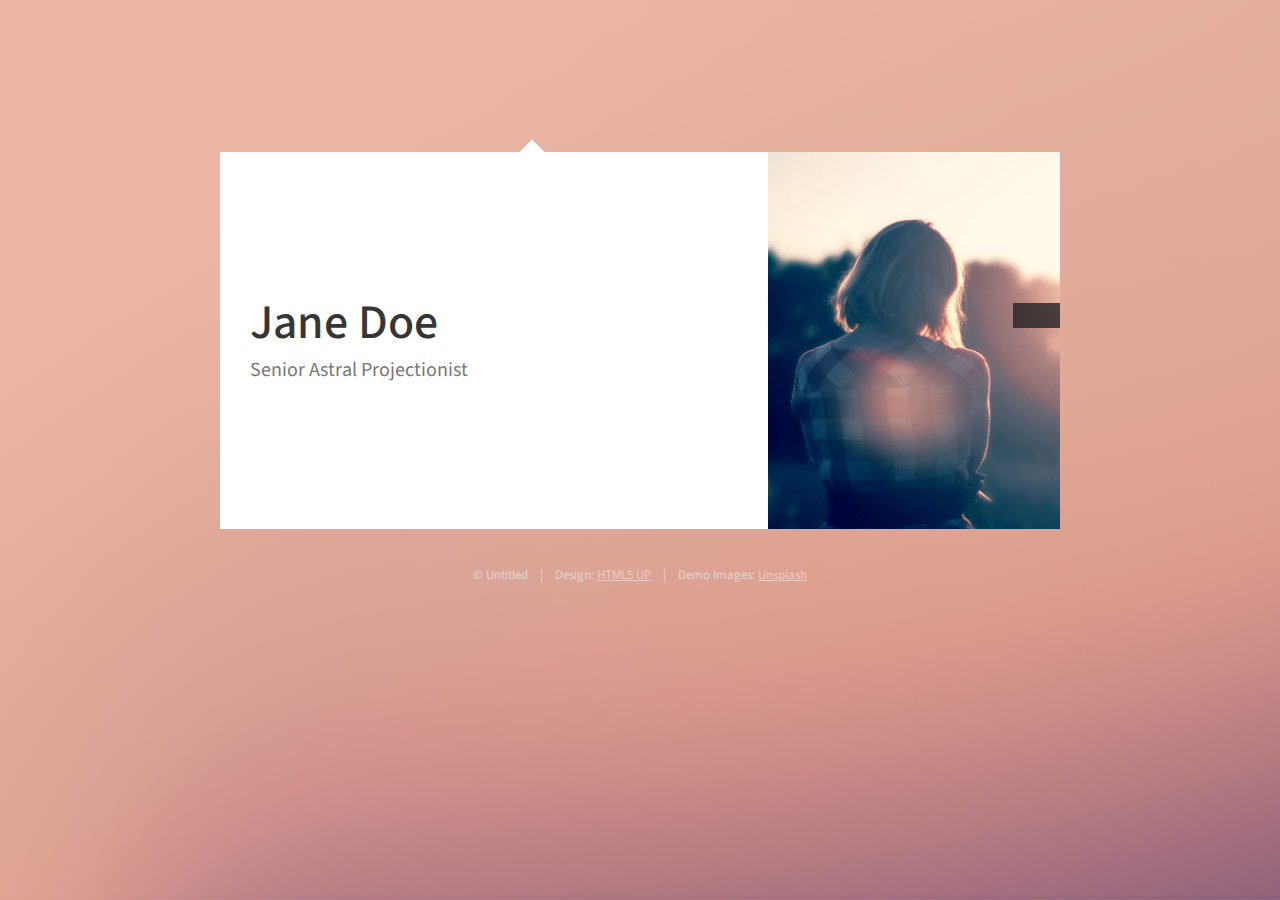
<file: index.html>
<!DOCTYPE html>
<html lang="en">
<head>
    <meta charset="UTF-8" />
    <meta http-equiv="X-UA-Compatible" content="IE=edge" />
    <meta name="viewport" content="width=device-width, initial-scale=1.0" />
    <title>Astral Portfolio @ codedamn Project</title>
    <link rel="stylesheet" href="style2.css" />
    <link rel="stylesheet" href="https://use.fontawesome.com/releases/v5.15.3/css/all.css" integrity="sha384-SZXxX4whJ79/gErwcOYf+zWLeJdY/qpuqC4cAa9rOGUstPomtqpuNWT9wdPEn2fk" crossorigin="anonymous">
</head>
<body>
    <nav class="navbar">
        <a id="home-btn" href="#" class="active"><i class="fas fa-home"></i></a>
        <a id="work-btn" href="#"><i class="fas fa-folder"></i></a>
        <a id="contact-btn" href="#"><i class="fas fa-envelope"></i></a>
        <a href="#"><i class="fab fa-twitter"></i></a>
    </nav>

    <main>

        <!-- Home Tab -->
        <section id="home-tab" class="active">
            <div class="card home-grid">
                <div class="card-body">
                    <h1>Jane Doe</h1>
                    <p>
                        Senior Astral Projectionist
                    </p>
                </div>
                <div class="card-bottom">
                    <img src="assets/images/me.jpg" alt="" class="card-img">
                    <button class="btn btn-left"><i class="fas fa-chevron-right"></i></button>
                </div>
            </div>
        </section>

        <!-- Work Tab -->
        <section id="work-tab">
            <div class="card">
                <div class="card-body">
                    <h2>Work</h2>
                    <p>
                        Phasellus enim sapien, blandit ullamcorper elementum eu, condimentum eu elit. Vestibulum ante ipsum primis in faucibus orci luctus et ultrices posuere cubilia luctus elit eget interdum.
                    </p>
                    <div class="img-grid">
                        <div>
                            <img src="assets/images/pic01.jpg" alt="">
                        </div>
                        <div>
                            <img src="assets/images/pic02.jpg" alt="">
                        </div>
                        <div>
                            <img src="assets/images/pic03.jpg" alt="">
                        </div>
                        <div>
                            <img src="assets/images/pic04.jpg" alt="">
                        </div>
                        <div>
                            <img src="assets/images/pic05.jpg" alt="">
                        </div>
                        <div>
                            <img src="assets/images/pic06.jpg" alt="">
                        </div>
                        <div>
                            <img src="assets/images/pic07.jpg" alt="">
                        </div>
                        <div>
                            <img src="assets/images/pic08.jpg" alt="">
                        </div>
                        <div>
                            <img src="assets/images/pic09.jpg" alt="">
                        </div>
                        <div>
                            <img src="assets/images/pic10.jpg" alt="">
                        </div>
                        <div>
                            <img src="assets/images/pic11.jpg" alt="">
                        </div>
                        <div>
                            <img src="assets/images/pic12.jpg" alt="">
                        </div>
                    </div>
                </div>
            </div>
        </section>

        <!-- Contact Tab -->
        <section id="contact-tab">
            
            <div class="card">
                
                <div class="card-body">
                    <h2>
                        Contact Me
                    </h2>
                    <div class="input-grid">
                        <input type="text" class="form-control" placeholder="Name" id="name">
                        <input type="email" class="form-control" placeholder="Email" id="email">
                    </div>
                    <input type="text" placeholder="Subject" id="subuject"></br>
                    <textarea placeholder="Message" id="mesg"></textarea></br>
                    <button type="submit" class="btn btn-dark" id="boton" >Send Message</button>
                </div>
            </div>
        </section>
        <div class="active-link-pointer"></div>
    </main>
    
    <footer>
        <p class="text-muted">
            &copy; Untitled  &nbsp;&nbsp; | &nbsp;&nbsp;  Design: <a href="#">HTML5 UP</a> &nbsp;&nbsp;  | &nbsp;&nbsp;  Demo Images: <a href="#">Unsplash</a>
        </p>
    </footer>

    <script src="script.js"></script>
</body>
</html>
</file>
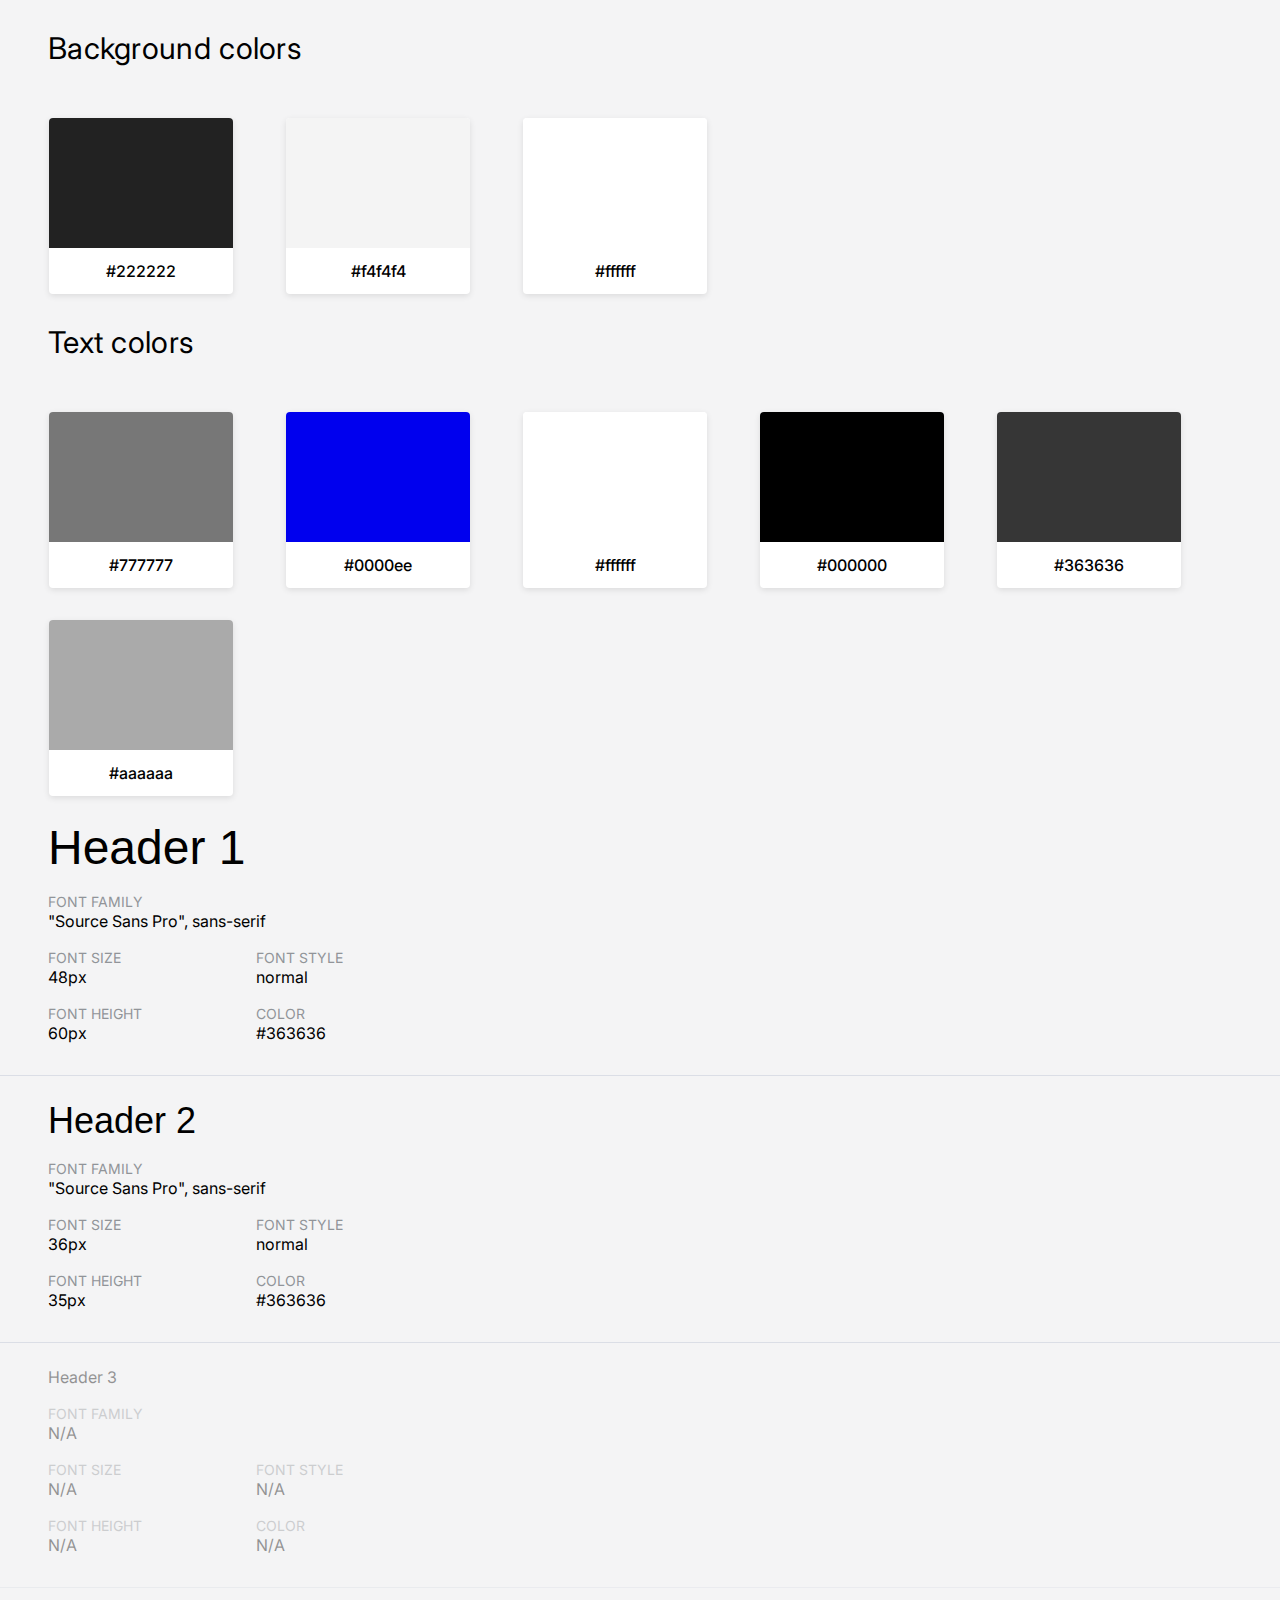
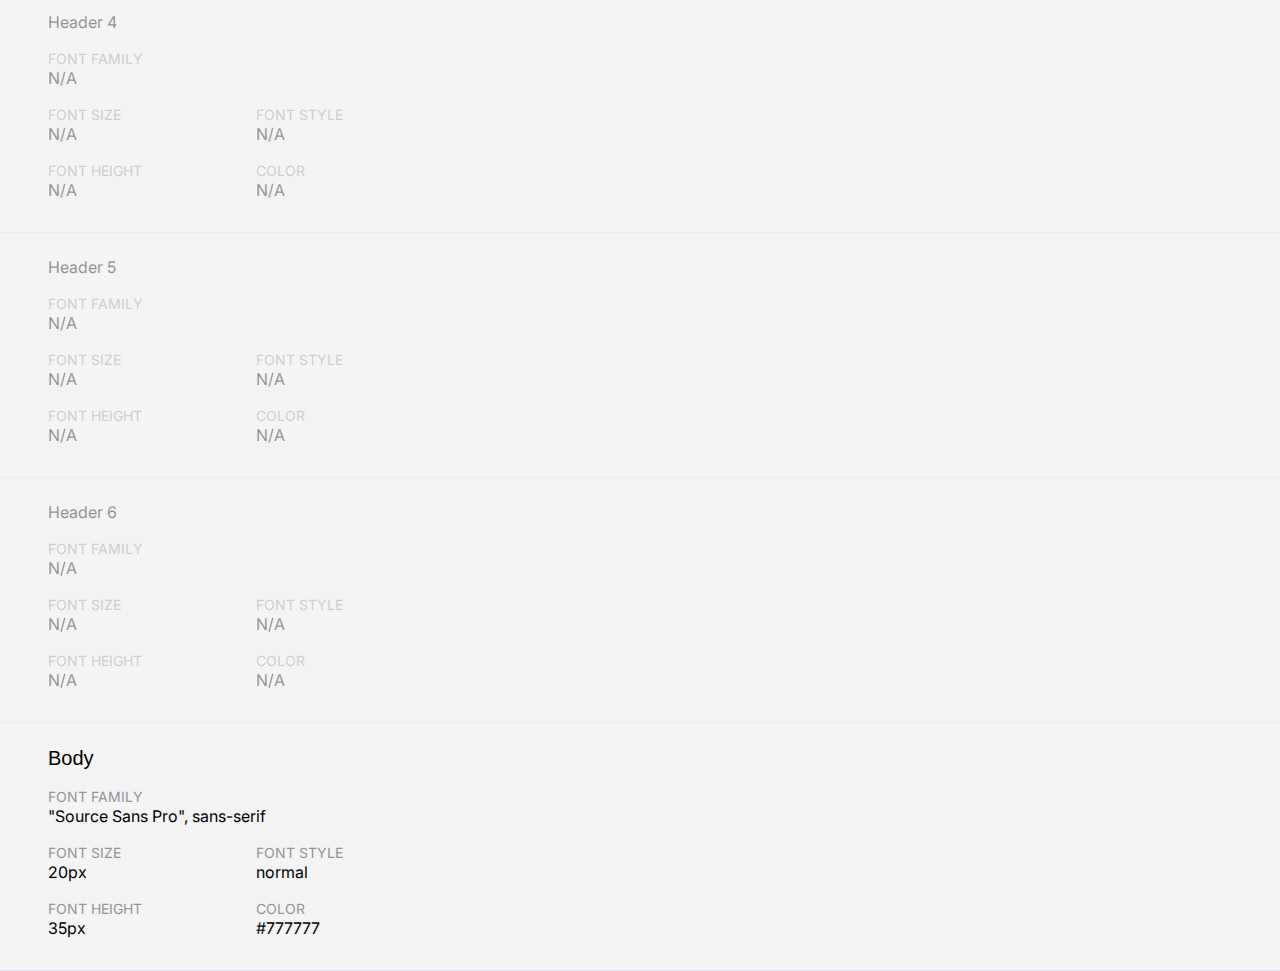
<file: style-guide.html>
<!DOCTYPE html>
<html lang="en">
<head>
    <meta charset="utf-8">
    <meta http-equiv="X-UA-Compatible" content="IE=edge,chrome=1">
	<link rel="preconnect" href="https://fonts.gstatic.com">
	<link href="https://fonts.googleapis.com/css2?family=Inter:wght@400;500&display=swap" rel="stylesheet">
    <link href="https://fonts.googleapis.com/css2?family=Manrope&display=swap" rel="stylesheet">
	<title>codedamn Project Style Guide</title>
    <!-- open this in browser to see the style guide -->
    <style>
        #header {
            margin: 0 auto;
            background-color: white;
        }

        #logo {
            padding-right: 10px;
			margin-top: 2px;
			height: 24px;
        }

		#header-logo {
		    height: 95px;
			position: relative;
		}
		
		#logo-text {
			position: absolute;
			top: 50%; left: 50%;
		    transform: translate(-50%,-50%);
			width: 305px;
		}

        h1 {
            font-family: Manrope;
			font-size: 24px;
			font-style: normal;
			font-weight: 400;
			line-height: 24px;
			letter-spacing: 0em;
			text-align: left;
			margin: 0px;
			
        }

        h2 {
            font-family: 'Inter', sans-serif;
            font-size:17px;
            color:#263646;
            margin-top:33px;
            margin-bottom:0px;
        }
		
		h2 span {
			font-family: 'Inter', sans-serif;
            font-size:10px;
            color:#777777;
            margin-top:33px;
            margin-bottom:0px;
		
		}

        h3 {
            color:#777777;
            margin-top:8px;
            margin-bottom:30px;
        }

        

        h4 {
            font-family:'Inter';
            font-weight:700;
            color:#777777;
            font-size:14px;
            margin-top: 24px;
            margin-bottom: 0px;

        }
		
		h4 span {
			font-size:12px;
		}
		
		h5 {
			color: white;
			margin: 0px auto;
			padding-top: 7px;
			padding-bottom: 7px;
			
		}
		
		body {
			margin:0px !important;
		}

        span {
            font-family: 'Inter', sans-serif;
            color:#777777;
            margin-top:7px;
            margin-bottom:0px;
            font-size:14px;
        }

        p {
            font-family: 'Inter', sans-serif;
			color: black;
            text-align:center;
            margin-top: 13px;
            margin-bottom: 13px;
        }



        img {
            float:left;
        }

        #main-holder {
            clear:both;
			background-color:#f4f4f5;
        }

        #backgrondcolors {
            
        }
		
		.color-section {
			font-family: Inter;
			font-size: 30px;
			font-style: normal;
			font-weight: 400;
			letter-spacing: 0.01em;
			text-align: left;
			padding: 30px 0 20px 48px;
		}

        #textcolors {
            
        }

        .color-wrapper {
            display:inline-block;
            margin-top: 32px;
			box-shadow: 0px 2px 6px rgba(0, 0, 0, 0.1);
			border-radius: 4px;
			background-color: white;
			margin-left: 49px;
			font-size: 16px;
			font-weight: 500;
        }
        .color-holder {
            width: 184px;
            height: 130px;
            background: #ACACAC;
            margin: auto;
			border-radius: 4px 4px 0px 0px;
        }
		
		.not-set {
			opacity:0.4;
		}

        .typography-header {
            padding-left: 48px;
            padding-top: 24px;
            padding-bottom: 16px;
        }

        #typography {
            font-family: Inter;
            font-size: 16px;
            font-style: normal;
            font-weight: 400;
            letter-spacing: 0em;
            text-align: left;
            color: black;
        }

        #typography span {
            color: #919499;
            text-transform: uppercase;
            line-height: 19px;
        }

        .typography-row {
            padding-left: 48px;
            padding-bottom: 16px;
        }

        .typography-col-1{
            display: inline-block;
        }

        .typography-col-2{
            display: inline-block;
            position: absolute;
            left: 256px;
        }

        dt {
            border-bottom: 1px solid #DBDEE6;
            padding-bottom: 16px;
        }
    </style>
</head>

<div id="main-holder" class="container_16">
    <div id="backgrondcolors">
		<div class="color-section">Background colors</div>
        
        
        <div class="color-wrapper">
            <div class="color-holder" id="color-holder-1" style="background-color:#222222">
            </div>
			<div class="color-text">
				<p>#222222</p>
			</div>
        </div>

        
        
        
        <div class="color-wrapper">
            <div class="color-holder" id="color-holder-2" style="background-color:#f4f4f4">
            </div>
			<div class="color-text">
				<p>#f4f4f4</p>
			</div>
        </div>

        
        
        
        <div class="color-wrapper">
            <div class="color-holder" id="color-holder-3" style="background-color:#ffffff">
            </div>
			<div class="color-text">
				<p>#ffffff</p>
			</div>
        </div>

        
        
    </div>

    <div id="textcolors">
		<div class="color-section">Text colors</div>
        
        
        <div class="color-wrapper">
            <div class="color-holder" id="color-1" style="background-color:#777777">
            </div>
            <p>#777777</p>
        </div>
        
        
        
        <div class="color-wrapper">
            <div class="color-holder" id="color-2" style="background-color:#0000ee">
            </div>
            <p>#0000ee</p>
        </div>
        
        
        
        <div class="color-wrapper">
            <div class="color-holder" id="color-3" style="background-color:#ffffff">
            </div>
            <p>#ffffff</p>
        </div>
        
        
        
        <div class="color-wrapper">
            <div class="color-holder" id="color-4" style="background-color:#000000">
            </div>
            <p>#000000</p>
        </div>
        
        
        
        <div class="color-wrapper">
            <div class="color-holder" id="color-5" style="background-color:#363636">
            </div>
            <p>#363636</p>
        </div>
        
        
        
        <div class="color-wrapper">
            <div class="color-holder" id="color-6" style="background-color:#aaaaaa">
            </div>
            <p>#aaaaaa</p>
        </div>
        
        
    </div>
    <div id="typography">
        <div class="typeclass">
            
            
            <dt id="result-header-h1-dt" class=" first">
            <div class="typography-header">
                <div style="font-family:&#34;Source Sans Pro&#34;, sans-serif; font-style:normal; font-size:48px; line-height:; color:; background-color:transparent;margin-left: 0px;">Header 1</div>
            </div>
            <div>
                <div class="typography-row"><span>Font Family</span><br>&#34;Source Sans Pro&#34;, sans-serif</div>
                <div class="typography-row"><div class="typography-col-1"><span>Font Size</span><br>48px</div><div class="typography-col-2"><span>Font Style</span><br>normal</div></div>
                <div class="typography-row"><div class="typography-col-1"><span>Font Height</span><br>60px</div><div class="typography-col-2"><span>Color</span><br>#363636</div></div>      
            </div>
            </dt>
            
            
            <dt id="result-header-h2-dt" class=" ">
            <div class="typography-header">
                <div style="font-family:&#34;Source Sans Pro&#34;, sans-serif; font-style:normal; font-size:36px; line-height:; color:; background-color:transparent;margin-left: 0px;">Header 2</div>
            </div>
            <div>
                <div class="typography-row"><span>Font Family</span><br>&#34;Source Sans Pro&#34;, sans-serif</div>
                <div class="typography-row"><div class="typography-col-1"><span>Font Size</span><br>36px</div><div class="typography-col-2"><span>Font Style</span><br>normal</div></div>
                <div class="typography-row"><div class="typography-col-1"><span>Font Height</span><br>35px</div><div class="typography-col-2"><span>Color</span><br>#363636</div></div>      
            </div>
            </dt>
            
            
            <dt id="result-header-h3-dt" class="not-set ">
            <div class="typography-header">
                <div style="font-family:N/A; font-style:N/A; font-size:N/A; line-height:; color:; background-color:transparent;margin-left: 0px;">Header 3</div>
            </div>
            <div>
                <div class="typography-row"><span>Font Family</span><br>N/A</div>
                <div class="typography-row"><div class="typography-col-1"><span>Font Size</span><br>N/A</div><div class="typography-col-2"><span>Font Style</span><br>N/A</div></div>
                <div class="typography-row"><div class="typography-col-1"><span>Font Height</span><br>N/A</div><div class="typography-col-2"><span>Color</span><br>N/A</div></div>      
            </div>
            </dt>
            
            
            <dt id="result-header-h4-dt" class="not-set ">
            <div class="typography-header">
                <div style="font-family:N/A; font-style:N/A; font-size:N/A; line-height:; color:; background-color:transparent;margin-left: 0px;">Header 4</div>
            </div>
            <div>
                <div class="typography-row"><span>Font Family</span><br>N/A</div>
                <div class="typography-row"><div class="typography-col-1"><span>Font Size</span><br>N/A</div><div class="typography-col-2"><span>Font Style</span><br>N/A</div></div>
                <div class="typography-row"><div class="typography-col-1"><span>Font Height</span><br>N/A</div><div class="typography-col-2"><span>Color</span><br>N/A</div></div>      
            </div>
            </dt>
            
            
            <dt id="result-header-h5-dt" class="not-set ">
            <div class="typography-header">
                <div style="font-family:N/A; font-style:N/A; font-size:N/A; line-height:; color:; background-color:transparent;margin-left: 0px;">Header 5</div>
            </div>
            <div>
                <div class="typography-row"><span>Font Family</span><br>N/A</div>
                <div class="typography-row"><div class="typography-col-1"><span>Font Size</span><br>N/A</div><div class="typography-col-2"><span>Font Style</span><br>N/A</div></div>
                <div class="typography-row"><div class="typography-col-1"><span>Font Height</span><br>N/A</div><div class="typography-col-2"><span>Color</span><br>N/A</div></div>      
            </div>
            </dt>
            
            
            <dt id="result-header-h6-dt" class="not-set ">
            <div class="typography-header">
                <div style="font-family:N/A; font-style:N/A; font-size:N/A; line-height:; color:; background-color:transparent;margin-left: 0px;">Header 6</div>
            </div>
            <div>
                <div class="typography-row"><span>Font Family</span><br>N/A</div>
                <div class="typography-row"><div class="typography-col-1"><span>Font Size</span><br>N/A</div><div class="typography-col-2"><span>Font Style</span><br>N/A</div></div>
                <div class="typography-row"><div class="typography-col-1"><span>Font Height</span><br>N/A</div><div class="typography-col-2"><span>Color</span><br>N/A</div></div>      
            </div>
            </dt>
            

            
            <dt id="result-header-h7-dt" class=" ">
            <div class="typography-header">
                <div style="font-family:&#34;Source Sans Pro&#34;, sans-serif; font-style:normal; font-size:20px; line-height:; color:; background-color:transparent;margin-left: 0px;">Body</div>
            </div>
            <div>
                <div class="typography-row"><span>Font Family</span><br>&#34;Source Sans Pro&#34;, sans-serif</div>
                <div class="typography-row"><div class="typography-col-1"><span>Font Size</span><br>20px</div><div class="typography-col-2"><span>Font Style</span><br>normal</div></div>
                <div class="typography-row"><div class="typography-col-1"><span>Font Height</span><br>35px</div><div class="typography-col-2"><span>Color</span><br>#777777</div></div>      
            </div>
            </dt>
        </div>
    </div>
</div>
</file>
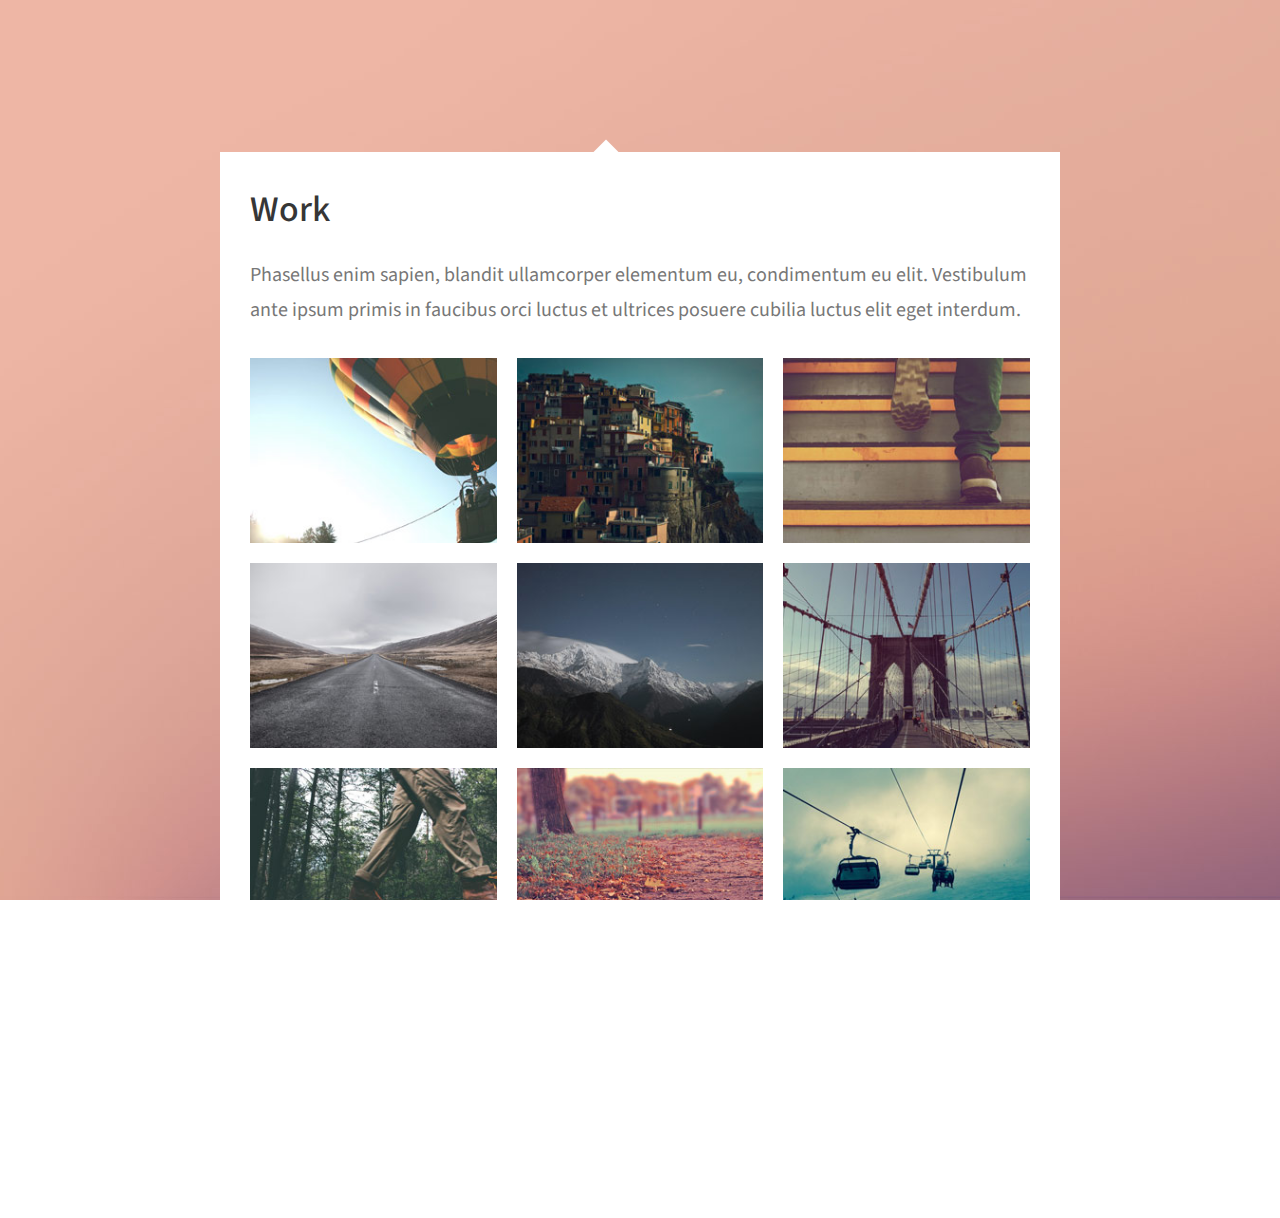
<file: work.html>
<!DOCTYPE html>
<html lang="en">
<head>
    <meta charset="UTF-8" />
    <meta http-equiv="X-UA-Compatible" content="IE=edge" />
    <meta name="viewport" content="width=device-width, initial-scale=1.0" />
    <title>Astral Portfolio @ codedamn Project</title>
    <link rel="stylesheet" href="style2.css" />
    <link rel="stylesheet" href="https://use.fontawesome.com/releases/v5.15.3/css/all.css" integrity="sha384-SZXxX4whJ79/gErwcOYf+zWLeJdY/qpuqC4cAa9rOGUstPomtqpuNWT9wdPEn2fk" crossorigin="anonymous">
</head>
<body>
    <nav class="navbar">
        <a href="#"><i class="fas fa-home"></i></a>
        <a href="#" class="active"><i class="fas fa-folder"></i></a>
        <a href="#"><i class="fas fa-envelope"></i></a>
        <a href="#"><i class="fab fa-twitter"></i></a>
    </nav>

    <main>

        <!-- Home Tab -->
        <section id="home-tab">
            <div class="card home-grid">
                <div class="card-body">
                    <h1>Jane Deo</h1>
                    <p>
                        Senior Astral Projectionist
                    </p>
                </div>
                <div class="card-bottom">
                    <img src="assets/images/me.jpg" alt="" class="card-img">
                    <button class="btn btn-left"><i class="fas fa-chevron-right"></i></button>
                </div>
            </div>
        </section>

        <!-- Work Tab -->
        <section id="work-tab" class="active">
            <div class="card">
                <div class="card-body">
                    <h2>Work</h2>
                    <p>
                        Phasellus enim sapien, blandit ullamcorper elementum eu, condimentum eu elit. Vestibulum ante ipsum primis in faucibus orci luctus et ultrices posuere cubilia luctus elit eget interdum.
                    </p>
                    <div class="img-grid">
                        <div>
                            <img src="assets/images/pic01.jpg" alt="">
                        </div>
                        <div>
                            <img src="assets/images/pic02.jpg" alt="">
                        </div>
                        <div>
                            <img src="assets/images/pic03.jpg" alt="">
                        </div>
                        <div>
                            <img src="assets/images/pic04.jpg" alt="">
                        </div>
                        <div>
                            <img src="assets/images/pic05.jpg" alt="">
                        </div>
                        <div>
                            <img src="assets/images/pic06.jpg" alt="">
                        </div>
                        <div>
                            <img src="assets/images/pic07.jpg" alt="">
                        </div>
                        <div>
                            <img src="assets/images/pic08.jpg" alt="">
                        </div>
                        <div>
                            <img src="assets/images/pic09.jpg" alt="">
                        </div>
                        <div>
                            <img src="assets/images/pic10.jpg" alt="">
                        </div>
                        <div>
                            <img src="assets/images/pic11.jpg" alt="">
                        </div>
                        <div>
                            <img src="assets/images/pic12.jpg" alt="">
                        </div>
                    </div>
                </div>
            </div>
        </section>

        <!-- Contact Tab -->
        <section id="contact-tab">
            <div class="card">
                <div class="card-body">
                    <div class="input-grid">
                        <input type="text" class="form-control" placeholder="Name">
                        <input type="email" class="form-control" placeholder="Email">
                    </div>
                    <input type="text" placeholder="Subject">
                    <textarea placeholder="Message"></textarea>
                    <button type="submit" class="btn btn-primary">Send Message</button>
                </div>
            </div>
        </section>
        <div class="active-link-pointer"></div>
    </main>

    <script src="script.js"></script>
</body>
</html>
</file>
<file: style2.css>
/* Reset */
@import url('https://fonts.googleapis.com/css2?family=Source+Sans+Pro:ital,wght@0,300;0,400;0,600;0,700;1,300;1,400;1,600&display=swap');

*,
*::before,
*::after {
    margin: 0;
    padding: 0;
    box-sizing: border-box;
}

html, body {
    height: 100vh;
    overflow: auto;
}

body {
    line-height: 1.75;
    padding-top: 8%;
    font-size: 20px;
    font-weight: 400;
    color: #777777;
    background: url("assets/images/bg.jpg") no-repeat center center/cover;
    font-family: "Source Sans Pro", sans-serif;
}

input, button,textarea {
    font-family: "Source Sans Pro", sans-serif;
}

h1 {
    font-size: 2.4em;
    line-height: 1.25;
    color: #363636;
    font-weight: 500;
}

h2 {
    font-size: 1.8em;
    line-height: 1;
    color: #363636;
    font-weight: 500;
    margin-bottom: 30px;
}

a {
    color: #fff;
    opacity: 0.5;
    transition: all 0.3s linear;
}

a.active , a:hover {
    opacity: 1;
}

nav {
    display: flex;
    justify-content: center;
    align-items: center;
    margin-top: 1.5em;
}

nav a {
    font-size: 1.8em;
    margin: 0 0.5em;
}

main {
    position: relative;
    top: 0;
    left: -50%;
    height: auto;
    width: 100%;
    padding-bottom: 1em;
}

section {
    padding: 0 4em;
    position: relative;
    top: 0;
    left: 50%;
    width: 100%;
    margin: 1em auto;
    max-width: 1000px;
    margin-bottom: 0;
    overflow: hidden;
}

.card {
    background: #fff;
    width: 100%;
}

.card-body {
    padding: 2em 1.5em;
}

.active-link-pointer {
    background: #fff;
    width: 60px;
    height: 60px;
    position: absolute;
    top: 0;
    left: calc(100% - 6.9em);
    z-index: -1;
    transform: rotate(45deg);
    display: none;
    transition: all 0.3s linear;
}

#home-tab,
#work-tab,
#contact-tab {
    display: none;
}

#home-tab.active {
    display: block;
}

.home-grid {
    display: flex;
    justify-content: center;
    align-items: center;
}

.home-grid .card-body {
    flex: 5;
}

.home-grid img {
    width: 100%;
    height: 100%;
}

.home-grid .card-bottom {
    position: relative;
    flex: 3;
    height: 100%;
   line-height: 0;
}

.btn.btn-left {
    position: absolute;
    top: calc(56% - 60px);
    right: 0;
    color: #fff;
    background: #222222;
    opacity: 0.8;
    padding: 0.35em 0.65em;
    font-size: 1.8em;
    border: none;
    cursor: pointer;
}

.btn.btn-left:hover {
    opacity: 0.6;
}

#work-tab.active {
    display: block;
}

#work-tab p {
    margin-bottom: 30px;
}

.img-grid {
    display: grid;
    gap: 1em;
    grid-template-columns: 1fr 1fr 1fr;
}

.img-grid img {
    width: 100%;
    display: block;
    margin: auto;
}

#contact-tab.active {
    display: block;
}


#home-tab.active  ~ .active-link-pointer {
    display: block;
}

#work-tab.active ~ .active-link-pointer {
    display: block;
    left: calc(100% - 3.2em);
}

#contact-tab.active ~ .active-link-pointer {
    display: block;
    left: calc(100% + .5em);
}

/* Tablet Breakpoint */
@media(max-width:900px) {
    .img-grid {
        display: grid;
        gap: 1em;
        grid-template-columns: 1fr 1fr;
    }

    .home-grid {
        flex-direction: column;
    }

    .home-grid .card-body {
        display: none;
    }

    .home-grid .card-bottom {
        flex: auto;
        width: 100%;
        height: auto;
    }
}

footer {
    padding-top: 15px;
    font-weight: normal;
    font-size: small;
    flex-shrink: 1;
    font-family: "Source Sans Pro", sans-serif;
    margin-bottom: 8%;
    text-align: center;
    color: #ddd;
    opacity: 0.9;
}

/* Mobile Breakpoint */
@media (max-width:500px) {
    .img-grid {
        display: grid;
        gap: 1em;
        grid-template-columns: 1fr;
    }

    section {
        padding: 0 1em;
    }

    #boton{
        width: 100%;
    }
}
#name,
#email      {
    padding:9px;
    width: 49%;
    position: relative;
    background-color:rgb(243, 239, 239);
    border:0px solid black;

    
}
#email{
    left: 10px;
}

#subuject{
    padding:9px;
    width:100%;
  margin-top:20px;
  background-color:rgb(243, 239, 239);
  border:0px solid black;
}
#mesg{
  margin-top: 20px;
  padding:9px;
width:100% ;
padding-bottom: 130px;
background-color:rgb(243, 239, 239);
border:0px solid black;

}
#boton{
    color: white;
    background-color: rgb(32, 30, 30);
    padding:12px; 
    border:0px solid black;
    margin-top: 4px;

}
#cont{
    padding: 5px;
}
</file>
